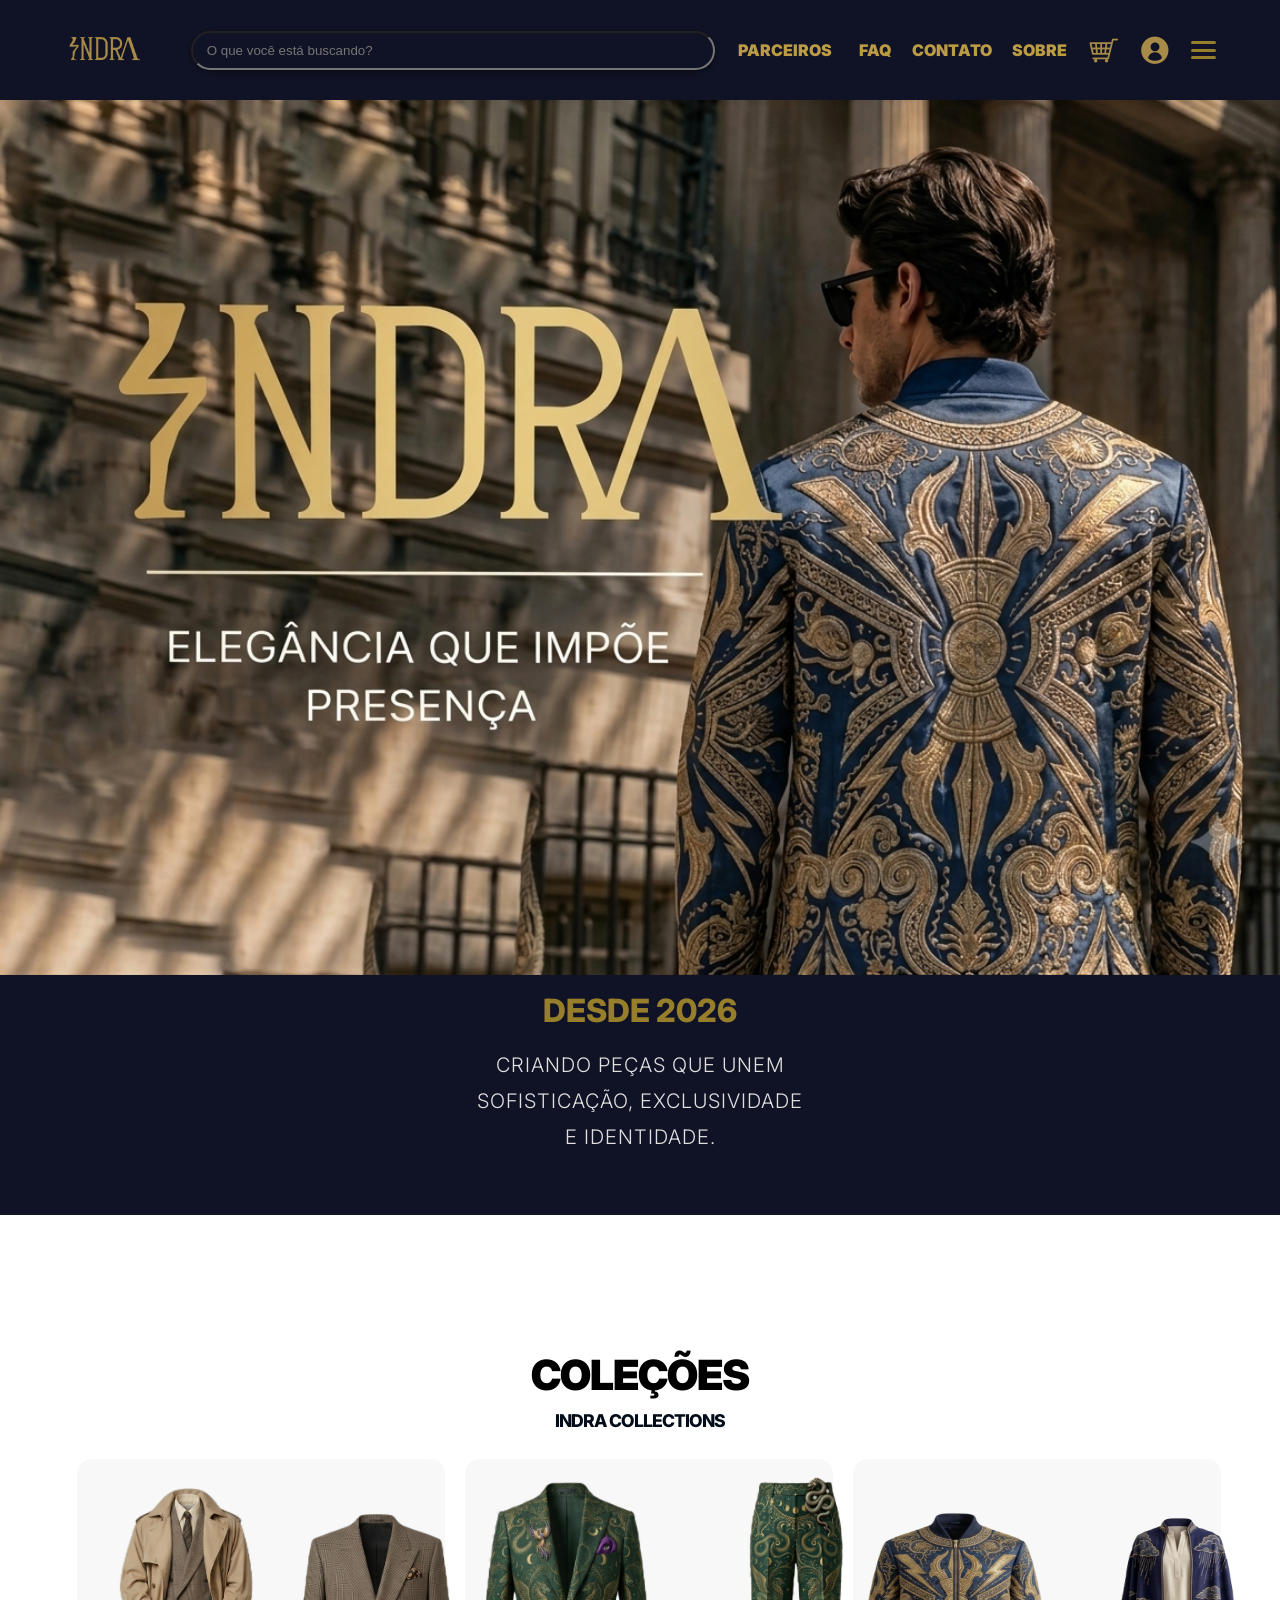
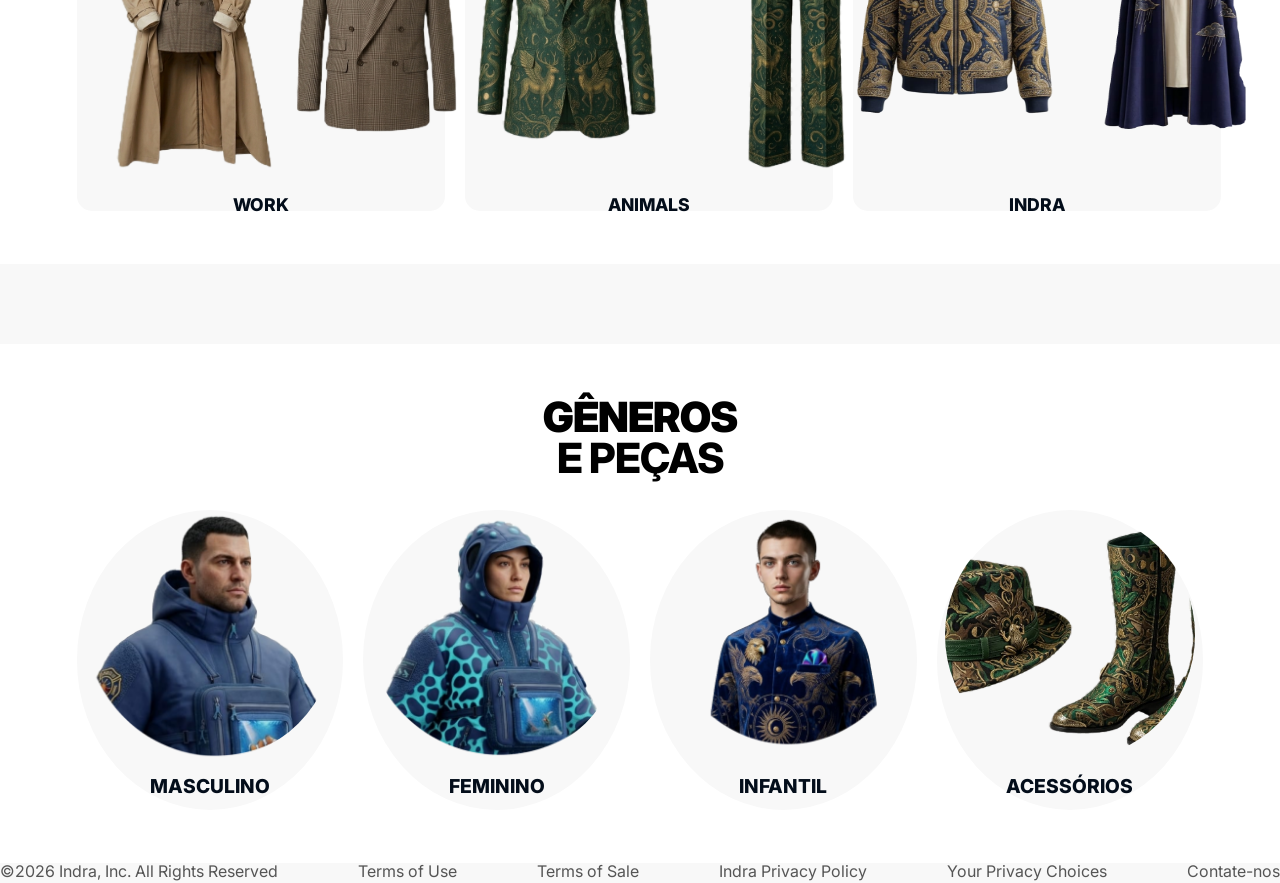
<file: index.html>
<!DOCTYPE html>
<html lang="pt-br">
<head>
    <meta charset="UTF-8">
    <meta name="viewport" content="width=device-width, initial-scale=1.0">
    <title>INDRA</title>
    <link rel="icon" type="image/png" href="imagens/indraazul.png">
    <link rel="stylesheet" href="reset.css">
    <link rel="stylesheet" href="style.css">
    <link rel="preconnect" href="https://fonts.googleapis.com">
    <link rel="preconnect" href="https://fonts.gstatic.com" crossorigin>
    <link href="https://fonts.googleapis.com/css2?family=Inter:wght@300;400;600&family=Oswald:wght@700&display=swap" rel="stylesheet">
</head>
<body>
    <header>

        <section class="headerprinci">
            <section class="logo">
                <img src="./imagens/logo.png" alt="logoo" class="logo">
            </section>

            <section class="pesquisar">
                <input type="text" placeholder=" O que você está buscando?">
            </section>
            
        
            <section class="botoes">
                <section class="sobre">
                    <a href="parceiros.html">PARCEIROS</a>
                </section>

            </section>

            <section class="botoes">
                <section class="sobre">
                    <a href="faq.html">FAQ</a>
                </section>


            <section class="botoes">
                <section class="sobre">
                    <a href="contato.html">CONTATO</a>
                </section>
            
            <section class="botoes">
                <section class = "sobre">
                <a href="sobre.html">SOBRE</a>
                </section>
            </section>


                <a href="" class="jpg">
                    <img src="./imagens/carrinho.png" alt="carrinho">
                </a>
                

                <a href="" class="jpg">
                    <img src="./imagens/perfil.png" alt="perfil">
                </a>
                 <input type="checkbox" id="menu-toggle" class="checkbox-menu">

                <label class="menuzinho" for="menu-toggle">
                 <span class="tracinho"></span>
                 <span class="tracinho"></span>
                 <span class="tracinho"></span>
                </label>

                <nav class="navigation-bar">
                 <label for="menu-toggle" class="btn-fechar">&times;</label>

                 <section class="nav-container">
                    <a href="indra.html" class="nav-em">INDRA CLASSICS </a>
                    <a href="animals.html" class="nav-em">ANIMALS</a>
                    <a href="profissoes.html" class="nav-em">WORK</a>
                 </section>
                </nav>
             </section>

        </section>

    </header>

    <main>
     <section class="indra">
            <a href="./indra.html">
            <img src="./imagens/indrabanner.png" alt=""></a>
        
        <section class="azul">
            <h2>DESDE 2026</h2>
            <p>Criando peças que unem <br>
                 sofisticação, exclusividade <br>
                  e identidade.</p>

        </section>
     </section>

             <section class="ad">
                <section class="ttc">
                <h3>Coleções</h3> <h2>INDRA COLLECTIONS</h2>
                </section>
                <section class="grade">
              <section class="item-ad">
                <picture>
                    <a href="profissoes.html">
                    <img src="imagens/Profissao.png" alt="Profissões"></a>
                    <h2>WORK</h2>
                </picture>

              </section>

             <section class="item-ad">
                <picture>
                    <a href="animals.html">
                    <img src="./imagens/Animal.png" alt="animals"></a>
                    <h2>ANIMALS</h2>
                </picture>

            </section>

             <section class="item-ad">
                <picture>
                    <a href="indra.html">
                    <img src="imagens/Indra.png" alt="teste"></a>
                    <h2>INDRA</h2>
                </picture>
             </section>
            </section>
        </section>
        <section>
        </section>
        </section>

        <section class="separador"></section>

        <section class="bolinhas-principal">
            <section class="ttc">
                <h3>GÊNEROS</h3> <h2>e peças</h2>
            </section>
            <section class="grade">
                
            <section class="bolas">
                <picture>
                    <a href="masculino.html">
                    <img src="./imagens/Homi.png" alt="Homi"></a>
                    <h3>MASCULINO</h3>
                </picture>
            </section>

            <section class="bolas">
                <picture>
                    <a href="feminino.html">
                    <img src="imagens/Muie.png" alt="Muie"></a>
                    <h3>FEMININO</h3>
                </picture>
            </section>

            <section class="bolas">
                <picture>
                    <a href="infantil.html">
                    <img src="imagens/menino.png" alt="menino"></a>
                    <h3>INFANTIL</h3>
                </picture>
            </section>

            <section class="bolas">
                <picture>
                    <a href="acessorios.html">
                    <img src="imagens/Verdinho.png" alt="Verdinho"></a>
                    <h3>ACESSÓRIOS</h3>
                </picture>
            </section>

            </section>
        </section>
        </section>


        </section>
    </main>

    <footer>
        <section class="rodape">
            <a href="">©2026 Indra, Inc. All Rights Reserved</a>
            <a href="">Terms of Use</a>
            <a href="">Terms of Sale</a>
            <a href="">Indra Privacy Policy</a>
            <a href="">Your Privacy Choices</a>
            <a href="">Contate-nos</a>
        </section>

    </footer>
</body>
</html>
</file>
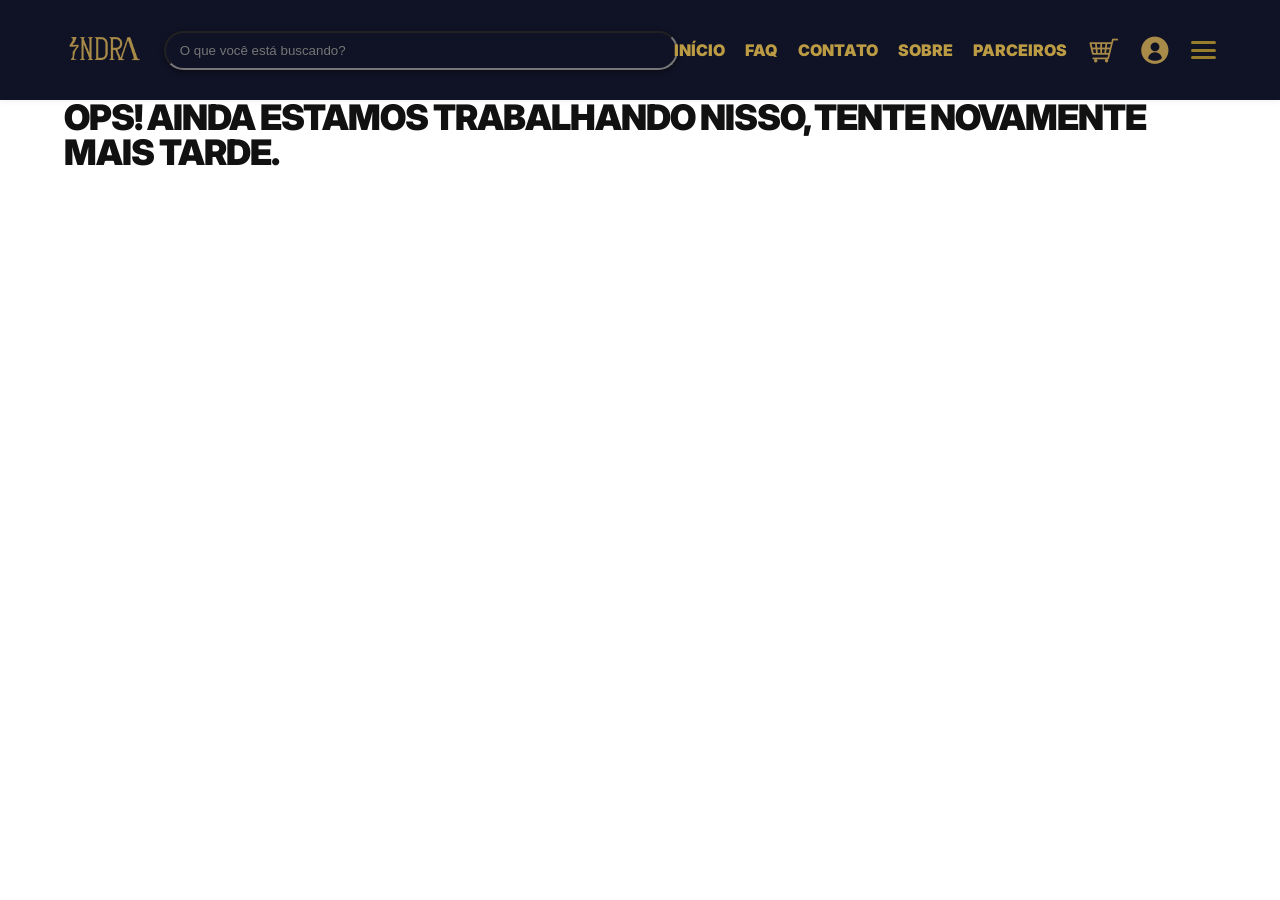
<file: acessorios.html>
<!DOCTYPE html>
<html lang="pt-br">
<head>
    <meta charset="UTF-8">
    <meta name="viewport" content="width=device-width, initial-scale=1.0">
    <title>INDRA</title>
    <link rel="stylesheet" href="reset.css">
    <link rel="stylesheet" href="style.css">
    <link rel="preconnect" href="https://fonts.googleapis.com">
    <link rel="preconnect" href="https://fonts.gstatic.com" crossorigin>
    <link href="https://fonts.googleapis.com/css2?family=Inter:wght@300;400;600&family=Oswald:wght@700&display=swap" rel="stylesheet">
</head>
<body>
    <header>

        <section class="headerprinci">
            <section class="logo">
                <img src="./imagens/logo.png" alt="logoo" class="logo">
            </section>

            <section class="pesquisar">
                <input type="text" placeholder=" O que você está buscando?">
            </section>
            
        
            <section class="botoes">

           
            <section class="botoes">
                <section class="sobre">
                    <a href="index.html">INÍCIO</a>
                </section>

                <section class="botoes">
                <section class="sobre">
                    <a href="faq.html">FAQ</a>
                </section>


            <section class="botoes">
                <section class="sobre">
                    <a href="contato.html">CONTATO</a>
                </section>
            
            <section class="botoes">
                <section class = "sobre">

                <a href="sobre.html">SOBRE</a>

            </section>

              <section class="botoes">
                <section class = "sobre">
                <a href="parceiros.html">PARCEIROS</a>
                </section>
            </section>
            
                <a href="" class="jpg">
                    <img src="./imagens/carrinho.png" alt="carrinho">
                </a>
                

                <a href="" class="jpg">
                    <img src="./imagens/perfil.png" alt="perfil">
                </a>
                 <input type="checkbox" id="menu-toggle" class="checkbox-menu">

                <label class="menuzinho" for="menu-toggle">
                 <span class="tracinho"></span>
                 <span class="tracinho"></span>
                 <span class="tracinho"></span>
                </label>

                <nav class="navigation-bar">
                 <label for="menu-toggle" class="btn-fechar">&times;</label>

                 <section class="nav-container">
                    <a href="indra.html" class="nav-em">INDRA CLASSICS </a>
                    <a href="animals.html" class="nav-em">ANIMALS</a>
                    <a href="profissoes.html" class="nav-em">WORK</a>
                 </section>
                </nav>
             </section>

        </section>

    </header>
        
    <main>
        <section class="secao">
            <h1>Ops! Ainda estamos Trabalhando nisso, tente novamente mais tarde.</h1>

        </section>
        
    </main>
    </footer>
</body>
</html>
</file>
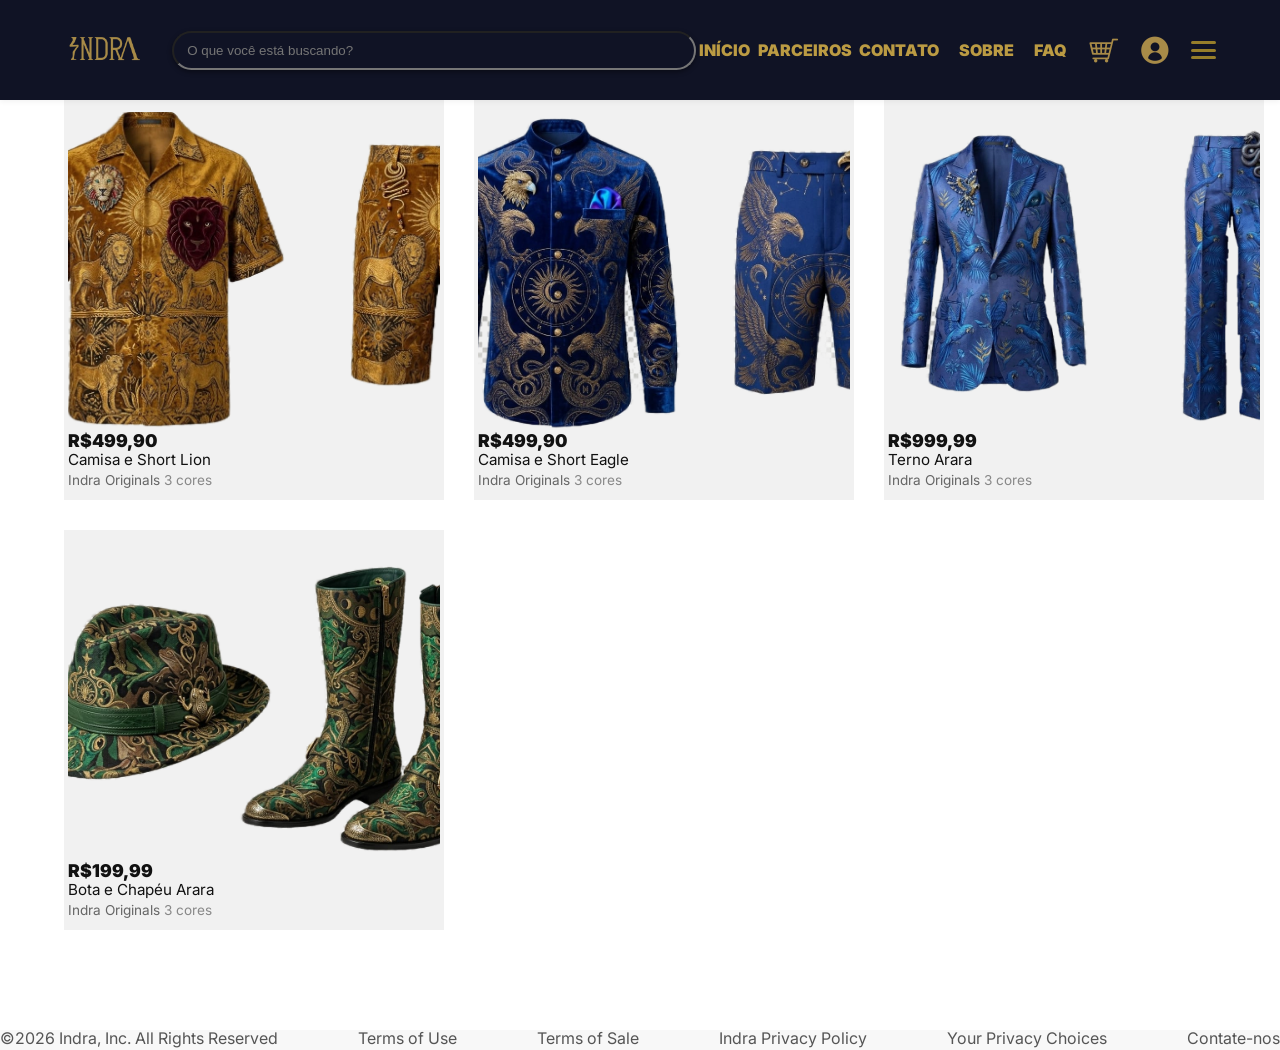
<file: animals.html>
<!DOCTYPE html>
<html lang="pt-br">
<head>
    <meta charset="UTF-8">
    <meta name="viewport" content="width=device-width, initial-scale=1.0">
    <title>ANIMALS collection - INDRA</title>
    <link rel="icon" type="image/png" href="imagens/indraazul.png">
    <link rel="stylesheet" href="reset.css">
    <link rel="stylesheet" href="style.css">
    <link rel="preconnect" href="https://fonts.googleapis.com">
    <link rel="preconnect" href="https://fonts.gstatic.com" crossorigin>
    <link href="https://fonts.googleapis.com/css2?family=Inter:wght@300;400;600&family=Oswald:wght@700&display=swap" rel="stylesheet">
</head>
<body>
    
    <header>

        <section class="headerprinci">
            <section class="logo">
                <img src="./imagens/logo.png" alt="logoo" class="logo">
            </section>

            <section class="pesquisar">
                <input type="text" placeholder=" O que você está buscando?">
            </section>
            
        
             <section class="botoes">
                <section class="sobre">
                    <a href="index.html">INÍCIO</a>
                </section>

            </section>
            <section class="botoes">
                <section class="sobre">
                    <a href="parceiros.html">PARCEIROS</a>
                </section>

            </section>

            <section class="botoes">
                <section class="sobre">
                    <a href="contato.html">CONTATO</a>
                </section>
            
            <section class="botoes">
                <section class = "sobre">

                <a href="sobre.html">SOBRE</a>

            </section>

            <section class="botoes">
                <section class="sobre">
                    <a href="faq.html">FAQ</a>
                </section>

                <a href="" class="jpg">
                    <img src="./imagens/carrinho.png" alt="carrinho">
                </a>
                

                <a href="" class="jpg">
                    <img src="./imagens/perfil.png" alt="perfil">
                </a>
                 <input type="checkbox" id="menu-toggle" class="checkbox-menu">

                <label class="menuzinho" for="menu-toggle">
                 <span class="tracinho"></span>
                 <span class="tracinho"></span>
                 <span class="tracinho"></span>
                </label>

                <nav class="navigation-bar">
                 <label for="menu-toggle" class="btn-fechar">&times;</label>

                 <section class="nav-container">
                    <a href="indra.html" class="nav-em">INDRA CLASSICS </a>
                    <a href="profissoes.html" class="nav-em">WORK</a>
                 </section>
                </nav>
             </section>

        </section>

    </header>


    <main>
        <section class="vender">
            <section class="compra">
                <section class="image-compra">
                    <a href=""><img src="./imagens/Amarelinho.png" alt="Amarelinho"></a>
                </section>
                <section class="info-compra"> 
                    <span class="valor">R$499,90</span>
                    <h3 class="desc1">Camisa e Short Lion</h3>
                    <span class="desc2">Indra Originals</span>
                    <span class="cores-tam">3 cores</span>
                </section>
            </section>
            <section class="compra">
                <section class="image-compra">
                    <a href=""><img src="./imagens/Roxinho.png" alt="astro"></a>
                </section>
                <section class="info-compra"> 
                    <span class="valor">R$499,90</span>
                    <h3 class="desc1">Camisa e Short Eagle</h3>
                    <span class="desc2">Indra Originals</span>
                    <span class="cores-tam">3 cores</span>
                </section>
            </section>
            <section class="compra">
                <section class="image-compra">
                    <a href=""><img src="./imagens/Azulzinho.png" alt="astro"></a>
                </section>
                <section class="info-compra"> 
                    <span class="valor">R$999,99</span>
                    <h3 class="desc1">Terno Arara</h3>
                    <span class="desc2">Indra Originals</span>
                    <span class="cores-tam">3 cores</span>
                </section>
            </section>
            <section class="compra">
                <section class="image-compra">
                    <a href=""><img src="./imagens/Verdinho.png" alt="astro"></a>
                </section>
                <section class="info-compra"> 
                    <span class="valor">R$199,99</span>
                    <h3 class="desc1"> Bota e Chapéu Arara</h3>
                    <span class="desc2">Indra Originals</span>
                    <span class="cores-tam">3 cores</span>
                </section>
            </section>
           
        </section>

    
    </main>


    <footer>
        <section class="rodape">
            <a href="">©2026 Indra, Inc. All Rights Reserved</a>
            <a href="">Terms of Use</a>
            <a href="">Terms of Sale</a>
            <a href="">Indra Privacy Policy</a>
            <a href="">Your Privacy Choices</a>
            <a href="">Contate-nos</a>
        </section>

    </footer>

</body>
</html>
</file>
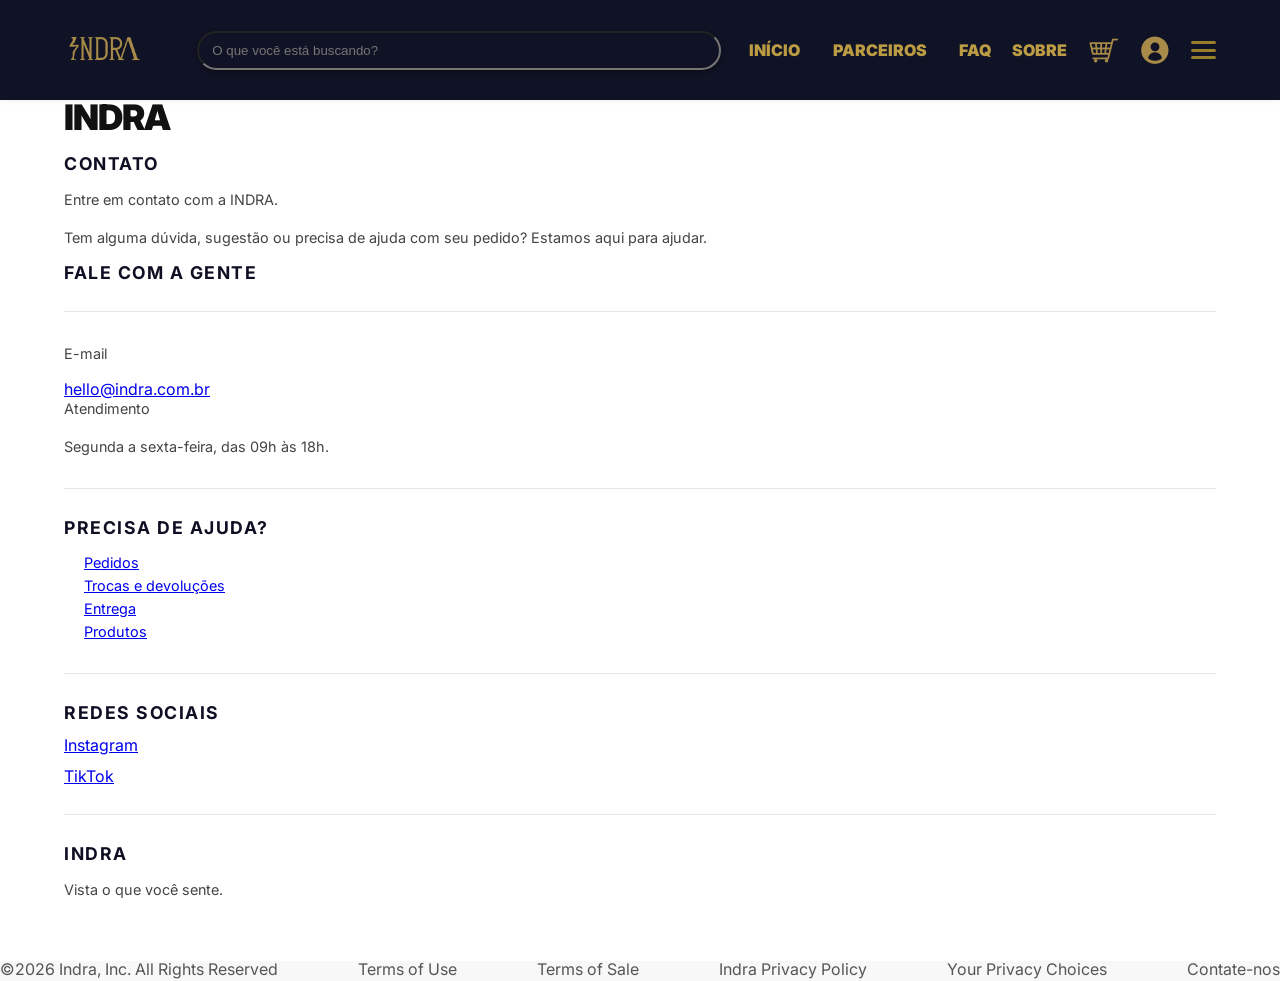
<file: contato.html>
<!DOCTYPE html>
<html lang="pt-br">
<head>
    <meta charset="UTF-8">
    <meta name="viewport" content="width=device-width, initial-scale=1.0">
    <title>CONTATO - INDRA</title>
    
     <link rel="icon" type="image/png" href="imagens/indraazul.png">

    <link rel="stylesheet" href="reset.css">
    <link rel="stylesheet" href="style.css">
    <link rel="preconnect" href="https://fonts.googleapis.com">
    <link rel="preconnect" href="https://fonts.gstatic.com" crossorigin>
    <link href="https://fonts.googleapis.com/css2?family=Inter:wght@300;400;600&family=Oswald:wght@700&display=swap" rel="stylesheet">
</head>
<body>
    <header>

        <section class="headerprinci">
            <section class="logo">
                <img src="./imagens/logo.png" alt="logoo" class="logo">
            </section>

            <section class="pesquisar">
                <input type="text" placeholder=" O que você está buscando?">
            </section>
            
         <section class="botoes">
                <section class="sobre">
                    <a href="index.html">INÍCIO</a>
                </section>

            </section>
            <section class="botoes">
                <section class="sobre">
                    <a href="parceiros.html">PARCEIROS</a>
                </section>

            </section>

            <section class="botoes">
                <section class="sobre">
                    <a href="faq.html">FAQ</a>
                </section>
            
            <section class="botoes">
                <section class = "sobre">

                <a href="sobre.html">SOBRE</a>

            </section>

                <a href="" class="jpg">
                    <img src="./imagens/carrinho.png" alt="carrinho">
                </a>
                

                <a href="" class="jpg">
                    <img src="./imagens/perfil.png" alt="perfil">
                </a>
                 <input type="checkbox" id="menu-toggle" class="checkbox-menu">

                <label class="menuzinho" for="menu-toggle">
                 <span class="tracinho"></span>
                 <span class="tracinho"></span>
                 <span class="tracinho"></span>
                </label>

                <nav class="navigation-bar">
                 <label for="menu-toggle" class="btn-fechar">&times;</label>

                 <section class="nav-container">
                    <a href="indra.html" class="nav-em">INDRA CLASSICS </a>
                    <a href="animals.html" class="nav-em">ANIMALS</a>
                    <a href="profissoes.html" class="nav-em">WORK</a>
                 </section>
                </nav>
             </section>

        </section>

    </header>

    <main>
<section class="secao">
<h1>INDRA</h1>

<section>
    <h2>Contato</h2>

    <p>Entre em contato com a INDRA.</p>

    <p>Tem alguma dúvida, sugestão ou precisa de ajuda com seu pedido? Estamos aqui para ajudar.</p>
</section>

<section>
    <h2>Fale com a gente</h2>
    <hr>

    <p>E-mail</p>
    <a href="hello@indra.com.br">hello@indra.com.br</a>

    <p>Atendimento</p>
    <p>Segunda a sexta-feira, das 09h às 18h.</p>
</section>

<section>
    <hr>
    <h2>Precisa de ajuda?</h2>

    <ul>
        <li><a href="#">Pedidos</a></li>
        <li><a href="#">Trocas e devoluções</a></li>
        <li><a href="#">Entrega</a></li>
        <li><a href="#">Produtos</a></li>
    </ul>
</section>

<section>
    <hr>
    <h2>Redes sociais</h2>

    <a href="#">Instagram</a>
    <p></p>
    <a href="#">TikTok</a>
</section>

<section>
    <hr>
    <h2>INDRA</h2>
    <p>Vista o que você sente.</p>
</section>
</section>

    
    </main>


    <footer>
        <section class="rodape">
            <a href="">©2026 Indra, Inc. All Rights Reserved</a>
            <a href="">Terms of Use</a>
            <a href="">Terms of Sale</a>
            <a href="">Indra Privacy Policy</a>
            <a href="">Your Privacy Choices</a>
            <a href="">Contate-nos</a>
        </section>

    </footer>

</body>
</html>
</file>
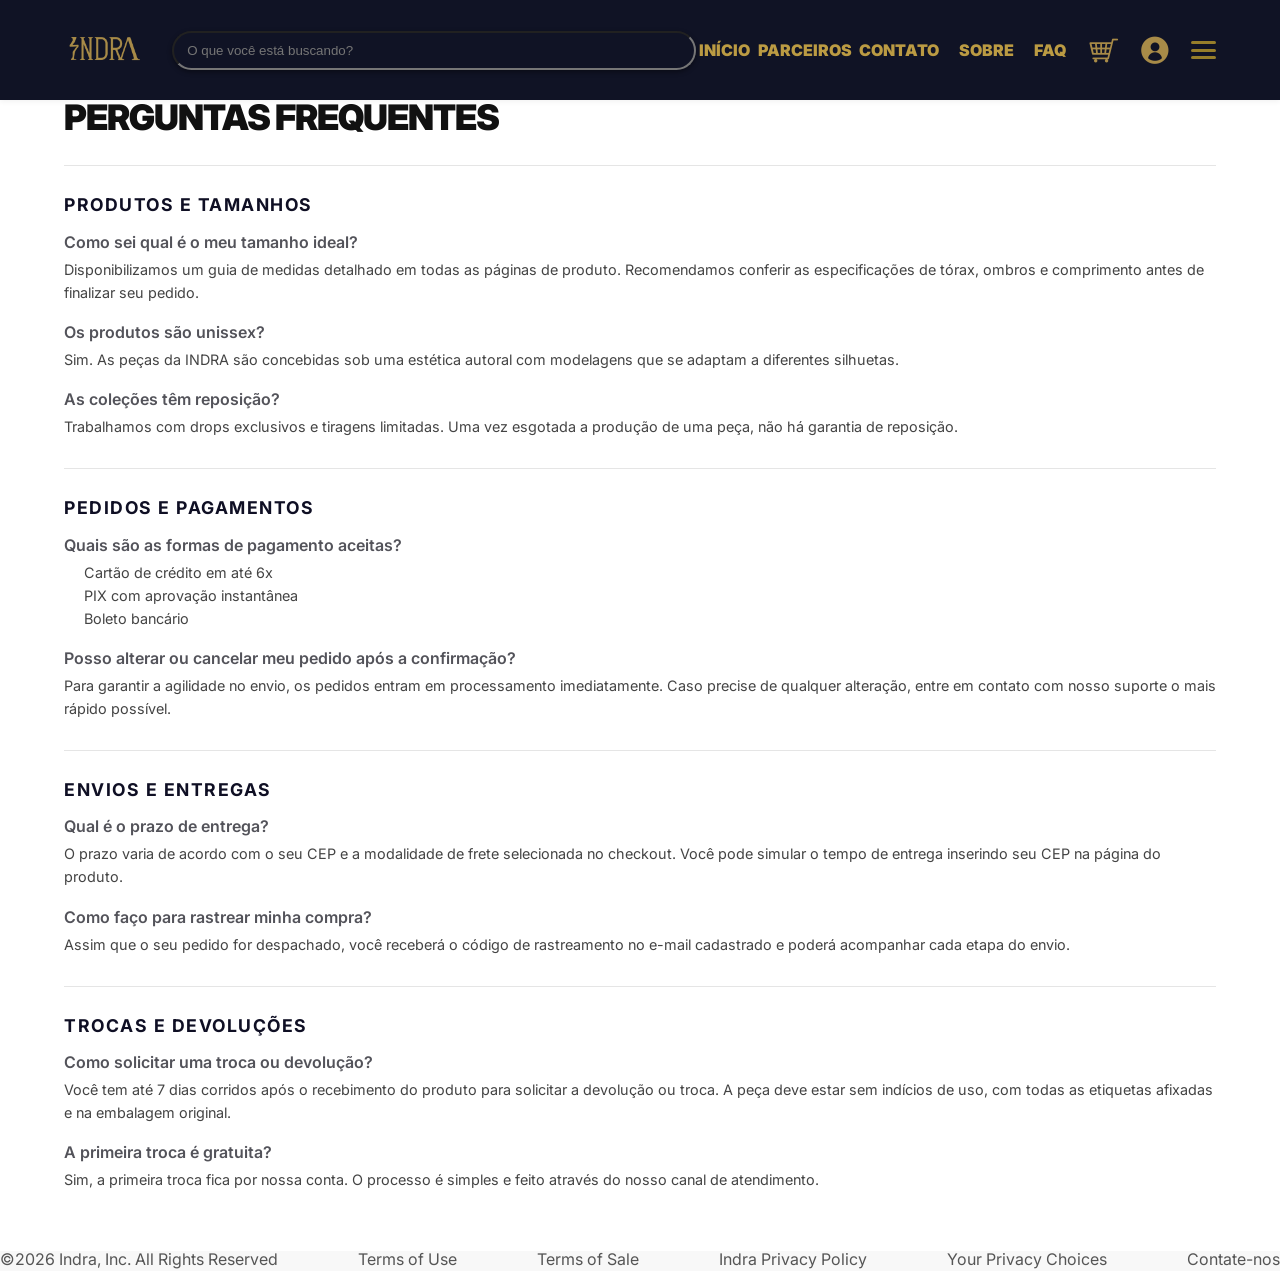
<file: faq.html>
<!DOCTYPE html>
<html lang="pt-br">
<head>
    <meta charset="UTF-8">
    <meta name="viewport" content="width=device-width, initial-scale=1.0">
    <title>FAQ - INDRA</title>
    <link rel="icon" type="image/png" href="imagens/indraazul.png">
    <link rel="stylesheet" href="reset.css">
    <link rel="stylesheet" href="style.css">
    <link rel="preconnect" href="https://fonts.googleapis.com">
    <link rel="preconnect" href="https://fonts.gstatic.com" crossorigin>
    <link href="https://fonts.googleapis.com/css2?family=Inter:wght@300;400;600&family=Oswald:wght@700&display=swap" rel="stylesheet">
</head>
<body>
    <header>

        <section class="headerprinci">
            <section class="logo">
                <img src="./imagens/logo.png" alt="logoo" class="logo">
            </section>

            <section class="pesquisar">
                <input type="text" placeholder=" O que você está buscando?">
            </section>
            
        
             <section class="botoes">
                <section class="sobre">
                    <a href="index.html">INÍCIO</a>
                </section>

            </section>
            <section class="botoes">
                <section class="sobre">
                    <a href="parceiros.html">PARCEIROS</a>
                </section>

            </section>

            <section class="botoes">
                <section class="sobre">
                    <a href="contato.html">CONTATO</a>
                </section>
            
            <section class="botoes">
                <section class = "sobre">

                <a href="sobre.html">SOBRE</a>

            </section>

            <section class="botoes">
                <section class="sobre">
                    <a href="faq.html">FAQ</a>
                </section>

                <a href="" class="jpg">
                    <img src="./imagens/carrinho.png" alt="carrinho">
                </a>
                

                <a href="" class="jpg">
                    <img src="./imagens/perfil.png" alt="perfil">
                </a>
                 <input type="checkbox" id="menu-toggle" class="checkbox-menu">

                <label class="menuzinho" for="menu-toggle">
                 <span class="tracinho"></span>
                 <span class="tracinho"></span>
                 <span class="tracinho"></span>
                </label>

                <nav class="navigation-bar">
                 <label for="menu-toggle" class="btn-fechar">&times;</label>

                 <section class="nav-container">
                    <a href="indra.html" class="nav-em">INDRA CLASSICS </a>
                    <a href="animals.html" class="nav-em">ANIMALS</a>
                    <a href="profissoes.html" class="nav-em">WORK</a>
                 </section>
                </nav>
             </section>

        </section>

    </header>

    <main>
        <section class="secao">

    <h1>Perguntas Frequentes</h1>

    <hr>

    <section>
        <h2>Produtos e Tamanhos</h2>

        <h3>Como sei qual é o meu tamanho ideal?</h3>
        <p>Disponibilizamos um guia de medidas detalhado em todas as páginas de produto. Recomendamos conferir as especificações de tórax, ombros e comprimento antes de finalizar seu pedido.</p>

        <h3>Os produtos são unissex?</h3>
        <p>Sim. As peças da INDRA são concebidas sob uma estética autoral com modelagens que se adaptam a diferentes silhuetas.</p>

        <h3>As coleções têm reposição?</h3>
        <p>Trabalhamos com drops exclusivos e tiragens limitadas. Uma vez esgotada a produção de uma peça, não há garantia de reposição.</p>
    </section>

    <hr>

    <section>
        <h2>Pedidos e Pagamentos</h2>

        <h3>Quais são as formas de pagamento aceitas?</h3>
        <ul>
            <li>Cartão de crédito em até 6x</li>
            <li>PIX com aprovação instantânea</li>
            <li>Boleto bancário</li>
        </ul>

        <h3>Posso alterar ou cancelar meu pedido após a confirmação?</h3>
        <p>Para garantir a agilidade no envio, os pedidos entram em processamento imediatamente. Caso precise de qualquer alteração, entre em contato com nosso suporte o mais rápido possível.</p>
    </section>

    <hr>

    <section>
        <h2>Envios e Entregas</h2>

        <h3>Qual é o prazo de entrega?</h3>
        <p>O prazo varia de acordo com o seu CEP e a modalidade de frete selecionada no checkout. Você pode simular o tempo de entrega inserindo seu CEP na página do produto.</p>

        <h3>Como faço para rastrear minha compra?</h3>
        <p>Assim que o seu pedido for despachado, você receberá o código de rastreamento no e-mail cadastrado e poderá acompanhar cada etapa do envio.</p>
    </section>

    <hr>

    <section>
        <h2>Trocas e Devoluções</h2>

        <h3>Como solicitar uma troca ou devolução?</h3>
        <p>Você tem até 7 dias corridos após o recebimento do produto para solicitar a devolução ou troca. A peça deve estar sem indícios de uso, com todas as etiquetas afixadas e na embalagem original.</p>

        <h3>A primeira troca é gratuita?</h3>
        <p>Sim, a primeira troca fica por nossa conta. O processo é simples e feito através do nosso canal de atendimento.</p>
    </section>

 </section>

    </main>
    <footer>
        <section class="rodape">
            <a href="">©2026 Indra, Inc. All Rights Reserved</a>
            <a href="">Terms of Use</a>
            <a href="">Terms of Sale</a>
            <a href="">Indra Privacy Policy</a>
            <a href="">Your Privacy Choices</a>
            <a href="">Contate-nos</a>
        </section>

    </footer>

</body>
</html>
</file>
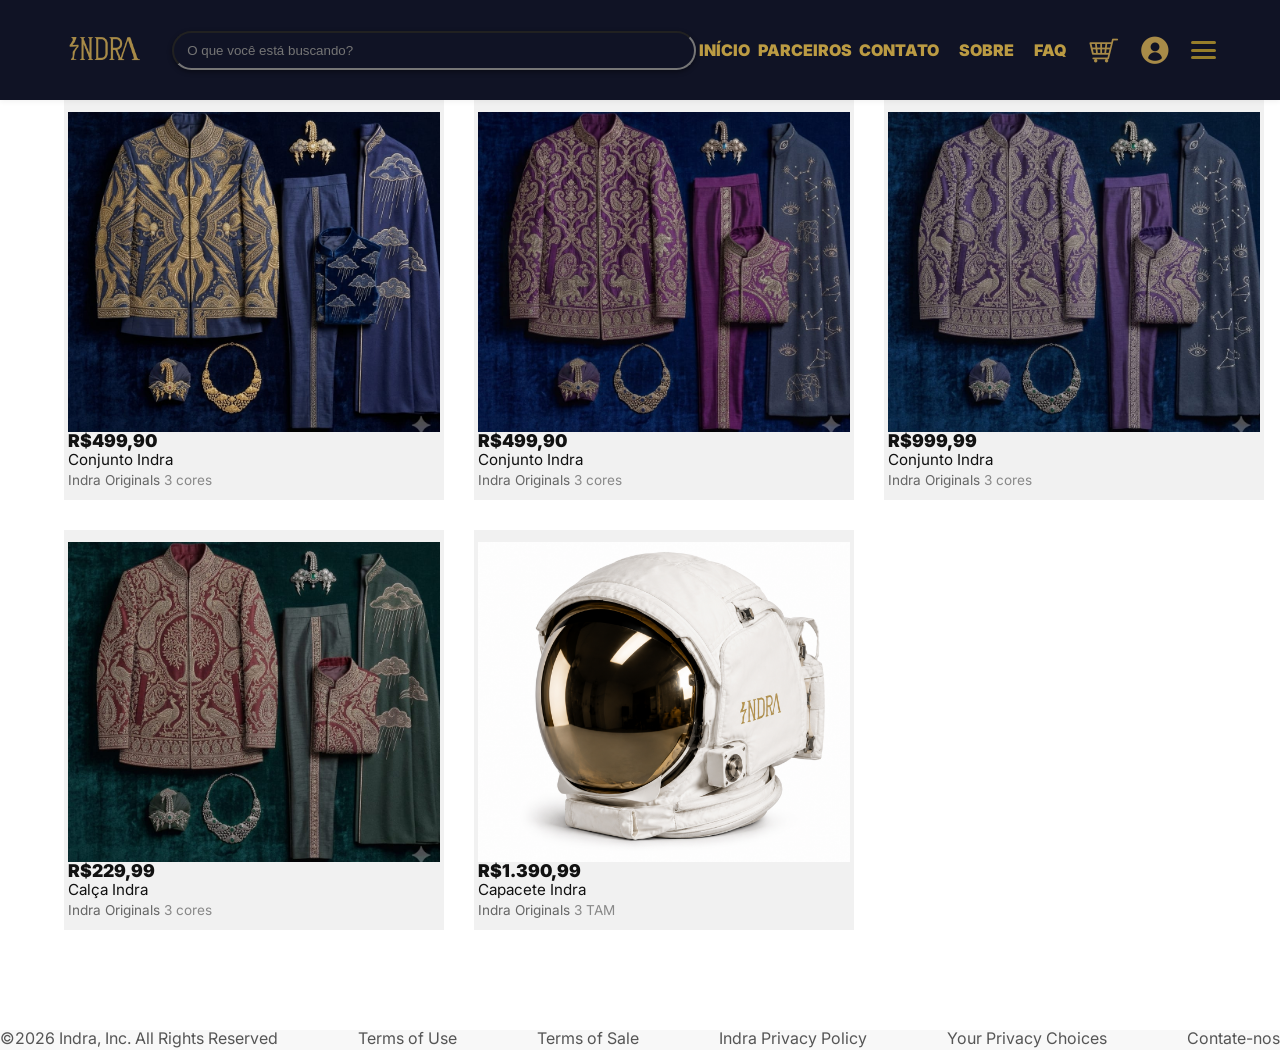
<file: indra.html>
<!DOCTYPE html>
<html lang="pt-br">
<head>
    <meta charset="UTF-8">
    <meta name="viewport" content="width=device-width, initial-scale=1.0">
    <title>INDRA classics - INDRA</title>
    <link rel="icon" type="image/png" href="imagens/indraazul.png">
    <link rel="stylesheet" href="reset.css">
    <link rel="stylesheet" href="style.css">
    <link rel="preconnect" href="https://fonts.googleapis.com">
    <link rel="preconnect" href="https://fonts.gstatic.com" crossorigin>
    <link href="https://fonts.googleapis.com/css2?family=Inter:wght@300;400;600&family=Oswald:wght@700&display=swap" rel="stylesheet">
</head>
<body>
    
    <header>

        <section class="headerprinci">
            <section class="logo">
                <img src="./imagens/logo.png" alt="logoo" class="logo">
            </section>

            <section class="pesquisar">
                <input type="text" placeholder=" O que você está buscando?">
            </section>
            
        
             <section class="botoes">
                <section class="sobre">
                    <a href="index.html">INÍCIO</a>
                </section>

            </section>
            <section class="botoes">
                <section class="sobre">
                    <a href="parceiros.html">PARCEIROS</a>
                </section>

            </section>

            <section class="botoes">
                <section class="sobre">
                    <a href="contato.html">CONTATO</a>
                </section>
            
            <section class="botoes">
                <section class = "sobre">

                <a href="sobre.html">SOBRE</a>

            </section>

            <section class="botoes">
                <section class="sobre">
                    <a href="faq.html">FAQ</a>
                </section>

                <a href="" class="jpg">
                    <img src="./imagens/carrinho.png" alt="carrinho">
                </a>
                

                <a href="" class="jpg">
                    <img src="./imagens/perfil.png" alt="perfil">
                </a>
                 <input type="checkbox" id="menu-toggle" class="checkbox-menu">

                <label class="menuzinho" for="menu-toggle">
                 <span class="tracinho"></span>
                 <span class="tracinho"></span>
                 <span class="tracinho"></span>
                </label>

                <nav class="navigation-bar">
                 <label for="menu-toggle" class="btn-fechar">&times;</label>

                 <section class="nav-container">
                    <a href="animals.html" class="nav-em">ANIMALS</a>
                    <a href="profissoes.html" class="nav-em">WORK</a>
                 </section>
                </nav>
             </section>

        </section>

    </header>


    <main>
        <section class="vender">
            <section class="compra">
                <section class="image-compra">
                    <a href=""><img src="imagens/conjuntoazul.jpg" alt="Amarelinho"></a>
                </section>
                <section class="info-compra"> 
                    <span class="valor">R$499,90</span>
                    <h3 class="desc1">Conjunto Indra </h3>
                    <span class="desc2">Indra Originals</span>
                    <span class="cores-tam">3 cores</span>
                </section>
            </section>
            <section class="compra">
                <section class="image-compra">
                    <a href=""><img src="imagens/conjuntorosa.jpg" alt=""></a>
                </section>
                <section class="info-compra"> 
                    <span class="valor">R$499,90</span>
                    <h3 class="desc1">Conjunto Indra </h3>
                    <span class="desc2">Indra Originals</span>
                    <span class="cores-tam">3 cores</span>
                </section>
            </section>
            <section class="compra">
                <section class="image-compra">
                    <a href=""><img src="imagens/conjuntoroxo.jpg" alt="astro"></a>
                </section>
                <section class="info-compra"> 
                    <span class="valor">R$999,99</span>
                    <h3 class="desc1">Conjunto Indra </h3>
                    <span class="desc2">Indra Originals</span>
                    <span class="cores-tam">3 cores</span>
                </section>
            </section>
            <section class="compra">
                <section class="image-compra">
                    <a href=""><img src="imagens/conjuntoverde.jpg" alt="astro"></a>
                </section>
                <section class="info-compra"> 
                    <span class="valor">R$229,99</span>
                    <h3 class="desc1"> Calça Indra</h3>
                    <span class="desc2">Indra Originals</span>
                    <span class="cores-tam">3 cores</span>
                </section>
            </section>
            <section class="compra">
                <section class="image-compra">
                    <a href=""><img src="imagens/astro.png" alt="astro"></a>
                </section>
                <section class="info-compra"> 
                    <span class="valor">R$1.390,99</span>
                    <h3 class="desc1"> Capacete Indra</h3>
                    <span class="desc2">Indra Originals</span>
                    <span class="cores-tam">3 TAM</span>
                </section>
            </section>
            
        </section>

    
    </main>


    <footer>
        <section class="rodape">
            <a href="">©2026 Indra, Inc. All Rights Reserved</a>
            <a href="">Terms of Use</a>
            <a href="">Terms of Sale</a>
            <a href="">Indra Privacy Policy</a>
            <a href="">Your Privacy Choices</a>
            <a href="">Contate-nos</a>
        </section>

    </footer>

</body>
</html>
</file>
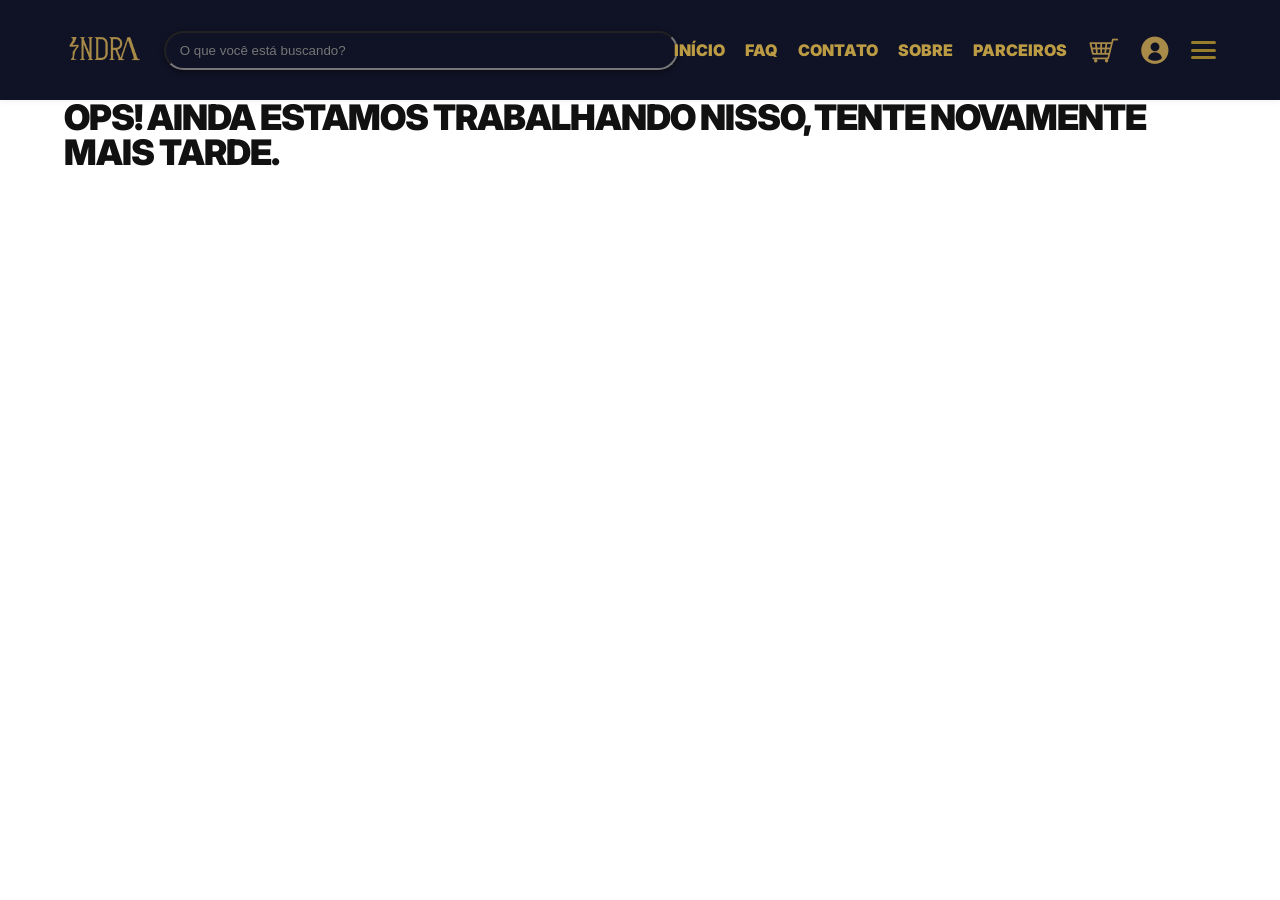
<file: masculino.html>
<!DOCTYPE html>
<html lang="pt-br">
<head>
    <meta charset="UTF-8">
    <meta name="viewport" content="width=device-width, initial-scale=1.0">
    <title>INDRA</title>
     <link rel="icon" type="image/png" href="imagens/indraazul.png">
    <link rel="stylesheet" href="reset.css">
    <link rel="stylesheet" href="style.css">
    <link rel="preconnect" href="https://fonts.googleapis.com">
    <link rel="preconnect" href="https://fonts.gstatic.com" crossorigin>
    <link href="https://fonts.googleapis.com/css2?family=Inter:wght@300;400;600&family=Oswald:wght@700&display=swap" rel="stylesheet">
</head>
<body>
    <header>

        <section class="headerprinci">
            <section class="logo">
                <img src="./imagens/logo.png" alt="logoo" class="logo">
            </section>

            <section class="pesquisar">
                <input type="text" placeholder=" O que você está buscando?">
            </section>
            
        
            <section class="botoes">

           
            <section class="botoes">
                <section class="sobre">
                    <a href="index.html">INÍCIO</a>
                </section>

                <section class="botoes">
                <section class="sobre">
                    <a href="faq.html">FAQ</a>
                </section>


            <section class="botoes">
                <section class="sobre">
                    <a href="contato.html">CONTATO</a>
                </section>
            
            <section class="botoes">
                <section class = "sobre">

                <a href="sobre.html">SOBRE</a>

            </section>

              <section class="botoes">
                <section class = "sobre">
                <a href="parceiros.html">PARCEIROS</a>
                </section>
            </section>

                <a href="" class="jpg">
                    <img src="./imagens/carrinho.png" alt="carrinho">
                </a>
                

                <a href="" class="jpg">
                    <img src="./imagens/perfil.png" alt="perfil">
                </a>
                 <input type="checkbox" id="menu-toggle" class="checkbox-menu">

                <label class="menuzinho" for="menu-toggle">
                 <span class="tracinho"></span>
                 <span class="tracinho"></span>
                 <span class="tracinho"></span>
                </label>

                <nav class="navigation-bar">
                 <label for="menu-toggle" class="btn-fechar">&times;</label>

                 <section class="nav-container">
                    <a href="indra.html" class="nav-em">INDRA CLASSICS </a>
                    <a href="animals.html" class="nav-em">ANIMALS</a>
                    <a href="profissoes.html" class="nav-em">WORK</a>
                 </section>
                </nav>
             </section>

        </section>

    </header>
        
    <main>
        <section class="secao">
            <h1>Ops! Ainda estamos Trabalhando nisso, tente novamente mais tarde.</h1>

        </section>
        
    </main>
    </footer>
</body>
</html>
</file>
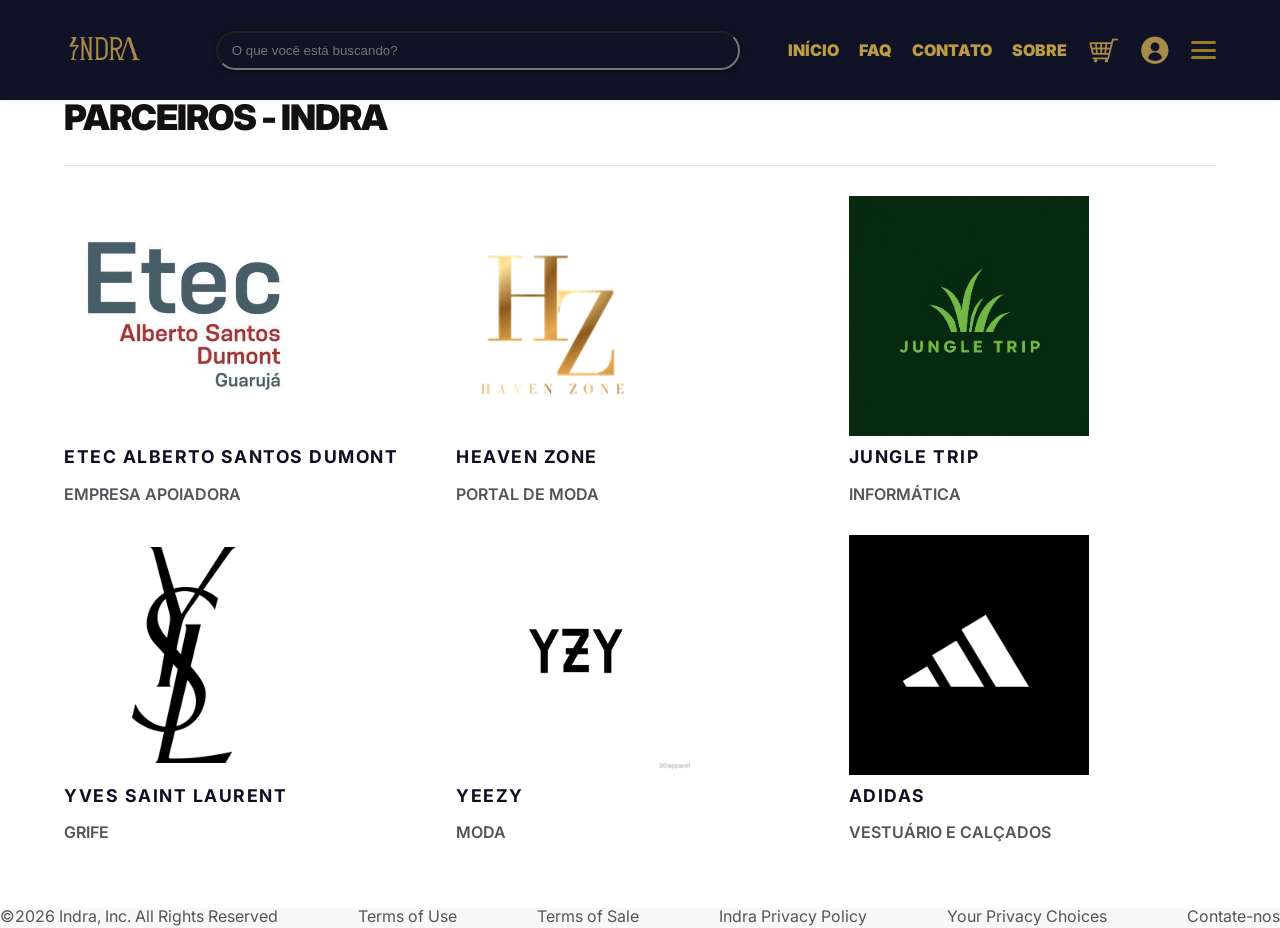
<file: parceiros.html>
<!DOCTYPE html>
<html lang="pt-br">
<head>
    <meta charset="UTF-8">
    <meta name="viewport" content="width=device-width, initial-scale=1.0">
    <title>PARCEIROS - INDRA</title>
    <link rel="icon" type="image/png" href="imagens/indraazul.png">
    <link rel="stylesheet" href="reset.css">
    <link rel="stylesheet" href="style.css">
    <link rel="preconnect" href="https://fonts.googleapis.com">
    <link rel="preconnect" href="https://fonts.gstatic.com" crossorigin>
    <link href="https://fonts.googleapis.com/css2?family=Inter:wght@300;400;600&family=Oswald:wght@700&display=swap" rel="stylesheet">
</head>
<body>
    <header>

        <section class="headerprinci">
            <section class="logo">
                <img src="./imagens/logo.png" alt="logoo" class="logo">
            </section>

            <section class="pesquisar">
                <input type="text" placeholder=" O que você está buscando?">
            </section>
            
        
            <section class="botoes">

           
            <section class="botoes">
                <section class="sobre">
                    <a href="index.html">INÍCIO</a>
                </section>

                <section class="botoes">
                <section class="sobre">
                    <a href="faq.html">FAQ</a>
                </section>


            <section class="botoes">
                <section class="sobre">
                    <a href="contato.html">CONTATO</a>
                </section>
            
            <section class="botoes">
                <section class = "sobre">

                <a href="sobre.html">SOBRE</a>

            </section>
                <a href="" class="jpg">
                    <img src="./imagens/carrinho.png" alt="carrinho">
                </a>
                

                <a href="" class="jpg">
                    <img src="./imagens/perfil.png" alt="perfil">
                </a>
                 <input type="checkbox" id="menu-toggle" class="checkbox-menu">

                <label class="menuzinho" for="menu-toggle">
                 <span class="tracinho"></span>
                 <span class="tracinho"></span>
                 <span class="tracinho"></span>
                </label>

                <nav class="navigation-bar">
                 <label for="menu-toggle" class="btn-fechar">&times;</label>

                 <section class="nav-container">
                    <a href="indra.html" class="nav-em">INDRA CLASSICS </a>
                    <a href="animals.html" class="nav-em">ANIMALS</a>
                    <a href="profissoes.html" class="nav-em">WORK</a>
                 </section>
                </nav>
             </section>

        </section>

    </header>

    <main>
        <section class="secao">
            <h1>PARCEIROS - INDRA</h2>
            <hr>
            <section class="parca-container">
            <section class="amigos">
                <img src="imagens/ASD.jfif" alt="asd">
                <h2>ETEC ALBERTO SANTOS DUMONT</h2>
                <h3>EMPRESA APOIADORA</h3>


            </section>
            <section class="amigos">
                <img src="imagens/logo_HZ.png" alt="heavnzone">
                <h2>HEAVEN ZONE</h2>
                <h3>PORTAL DE MODA</h3>


            </section>
            <section class="amigos">
                <img src="imagens/C4C67715-2395-4026-A98B-F4BB51A91484.png" alt="jungle">
                <h2>JUNGLE TRIP</h2>
                <h3>INFORMÁTICA</h3>


            </section>

             <section class="amigos">
                <img src="imagens/YSL.png" alt="YSL">
                <h2>YVES SAINT LAURENT</h2>
                <h3>GRIFE</h3>


            </section>
             <section class="amigos">
                <img src="imagens/YZY.jpg" alt="YZY">
                <h2>YEEZY</h2>
                <h3>MODA</h3>


            </section>
             <section class="amigos">
                <img src="imagens/ADIDAS.jpg" alt="ADDS">
                <h2>ADIDAS</h2>
                <h3>VESTUÁRIO E CALÇADOS</h3>


            </section>
         </section>

        </section>

    
    </main>


    <footer>
        <section class="rodape">
            <a href="">©2026 Indra, Inc. All Rights Reserved</a>
            <a href="">Terms of Use</a>
            <a href="">Terms of Sale</a>
            <a href="">Indra Privacy Policy</a>
            <a href="">Your Privacy Choices</a>
            <a href="">Contate-nos</a>
        </section>

    </footer>

</body>
</h/tml>
</file>
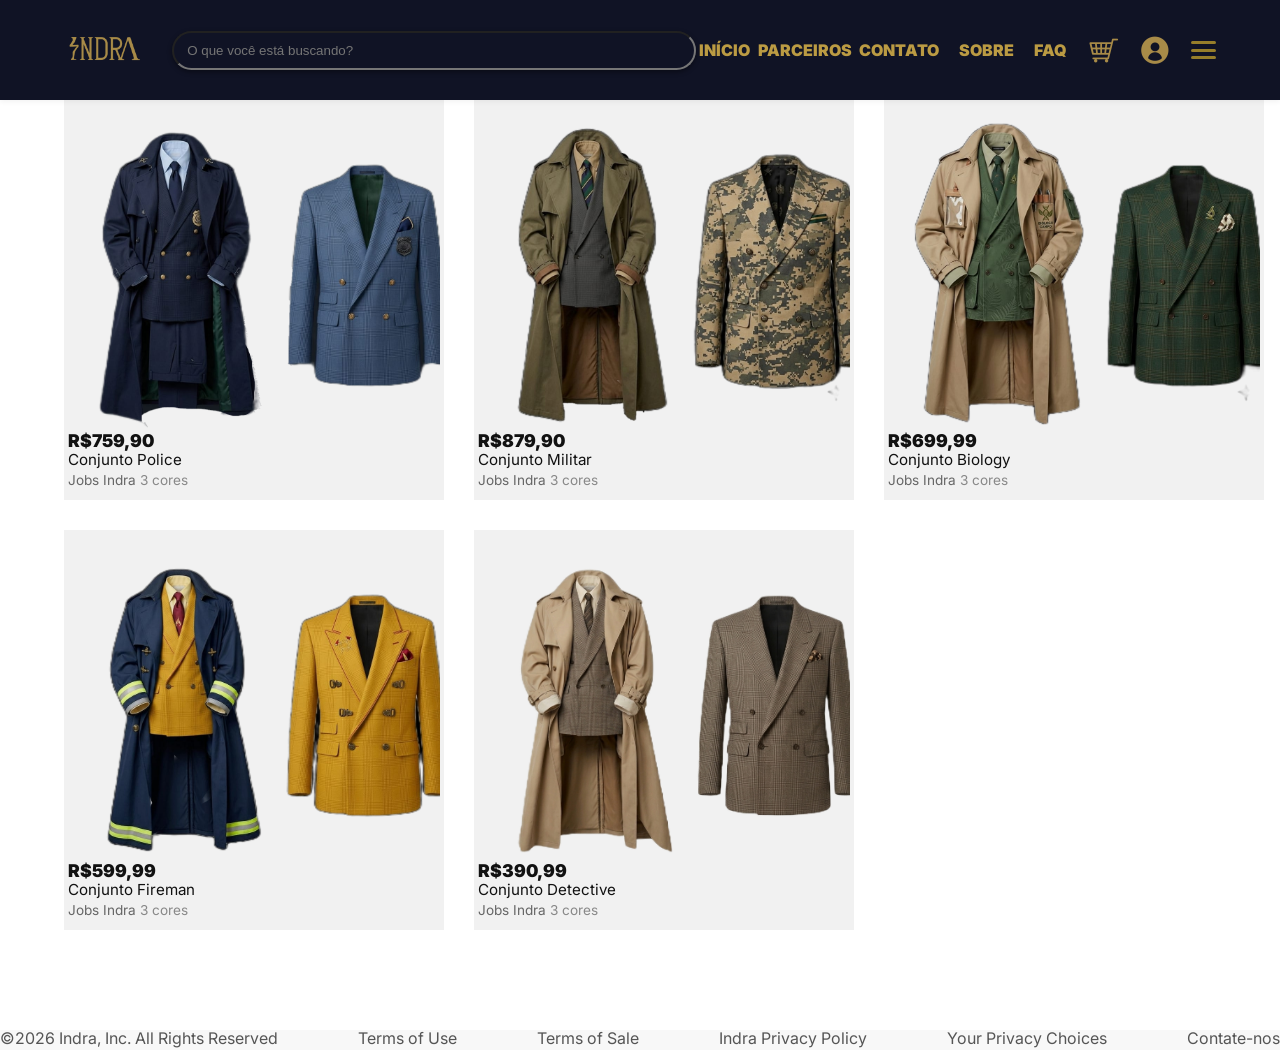
<file: profissoes.html>
<!DOCTYPE html>
<html lang="pt-br">
<head>
    <meta charset="UTF-8">
    <meta name="viewport" content="width=device-width, initial-scale=1.0">
    <title>WORK collection - INDRA</title>
   <link rel="icon" type="image/png" href="imagens/indraazul.png">
    <link rel="stylesheet" href="reset.css">
    <link rel="stylesheet" href="style.css">
    <link rel="preconnect" href="https://fonts.googleapis.com">
    <link rel="preconnect" href="https://fonts.gstatic.com" crossorigin>
    <link href="https://fonts.googleapis.com/css2?family=Inter:wght@300;400;600&family=Oswald:wght@700&display=swap" rel="stylesheet">
</head>
<body>
    
    <header>

        <section class="headerprinci">
            <section class="logo">
                <img src="./imagens/logo.png" alt="logoo" class="logo">
            </section>

            <section class="pesquisar">
                <input type="text" placeholder=" O que você está buscando?">
            </section>
            
        
             <section class="botoes">
                <section class="sobre">
                    <a href="index.html">INÍCIO</a>
                </section>

            </section>
            <section class="botoes">
                <section class="sobre">
                    <a href="parceiros.html">PARCEIROS</a>
                </section>

            </section>

            <section class="botoes">
                <section class="sobre">
                    <a href="contato.html">CONTATO</a>
                </section>
            
            <section class="botoes">
                <section class = "sobre">

                <a href="sobre.html">SOBRE</a>

            </section>

            <section class="botoes">
                <section class="sobre">
                    <a href="faq.html">FAQ</a>
                </section>

                <a href="" class="jpg">
                    <img src="./imagens/carrinho.png" alt="carrinho">
                </a>
                

                <a href="" class="jpg">
                    <img src="./imagens/perfil.png" alt="perfil">
                </a>
                 <input type="checkbox" id="menu-toggle" class="checkbox-menu">

                <label class="menuzinho" for="menu-toggle">
                 <span class="tracinho"></span>
                 <span class="tracinho"></span>
                 <span class="tracinho"></span>
                </label>

                <nav class="navigation-bar">
                 <label for="menu-toggle" class="btn-fechar">&times;</label>

                 <section class="nav-container">
                    <a href="indra.html" class="nav-em">INDRA CLASSICS </a>
                    <a href="animals.html" class="nav-em">ANIMALS</a>
                 </section>
                </nav>
             </section>

        </section>

    </header>


    <main>
        <section class="vender">
            <section class="compra">
                <section class="image-compra">
                    <a href=""><img src="./imagens/Police.png" alt="Policia"></a>
                </section>
                <section class="info-compra"> 
                    <span class="valor">R$759,90</span>
                    <h3 class="desc1">Conjunto Police</h3>
                    <span class="desc2">Jobs Indra</span>
                    <span class="cores-tam">3 cores</span>
                </section>
            </section>
            <section class="compra">
                <section class="image-compra">
                    <a href=""><img src="./imagens/Aero.png" alt="Militar"></a>
                </section>
                <section class="info-compra"> 
                    <span class="valor">R$879,90</span>
                    <h3 class="desc1">Conjunto Militar</h3>
                    <span class="desc2">Jobs Indra</span>
                    <span class="cores-tam">3 cores</span>
                </section>
            </section>
            <section class="compra">
                <section class="image-compra">
                    <a href=""><img src="./imagens/Exercito.png" alt="Exército"></a>
                </section>
                <section class="info-compra"> 
                    <span class="valor">R$699,99</span>
                    <h3 class="desc1">Conjunto Biology</h3>
                    <span class="desc2">Jobs Indra</span>
                    <span class="cores-tam">3 cores</span>
                </section>
            </section>
            <section class="compra">
                <section class="image-compra">
                    <a href=""><img src="./imagens/Fire.png" alt="Bombeiro"></a>
                </section>
                <section class="info-compra"> 
                    <span class="valor">R$599,99</span>
                    <h3 class="desc1">Conjunto Fireman</h3>
                    <span class="desc2">Jobs Indra</span>
                    <span class="cores-tam">3 cores</span>
                </section>
            </section>
            <section class="compra">
                <section class="image-compra">
                    <a href=""><img src="./imagens/Profissao.png" alt="Detetive"></a>
                </section>
                <section class="info-compra"> 
                    <span class="valor">R$390,99</span>
                    <h3 class="desc1"> Conjunto Detective</h3>
                    <span class="desc2">Jobs Indra</span>
                    <span class="cores-tam">3 cores</span>
                </section>
            </section>
        </section>

    
    </main>


    <footer>
        <section class="rodape">
            <a href="">©2026 Indra, Inc. All Rights Reserved</a>
            <a href="">Terms of Use</a>
            <a href="">Terms of Sale</a>
            <a href="">Indra Privacy Policy</a>
            <a href="">Your Privacy Choices</a>
            <a href="">Contate-nos</a>
        </section>

    </footer>

</body>
</html>
</file>
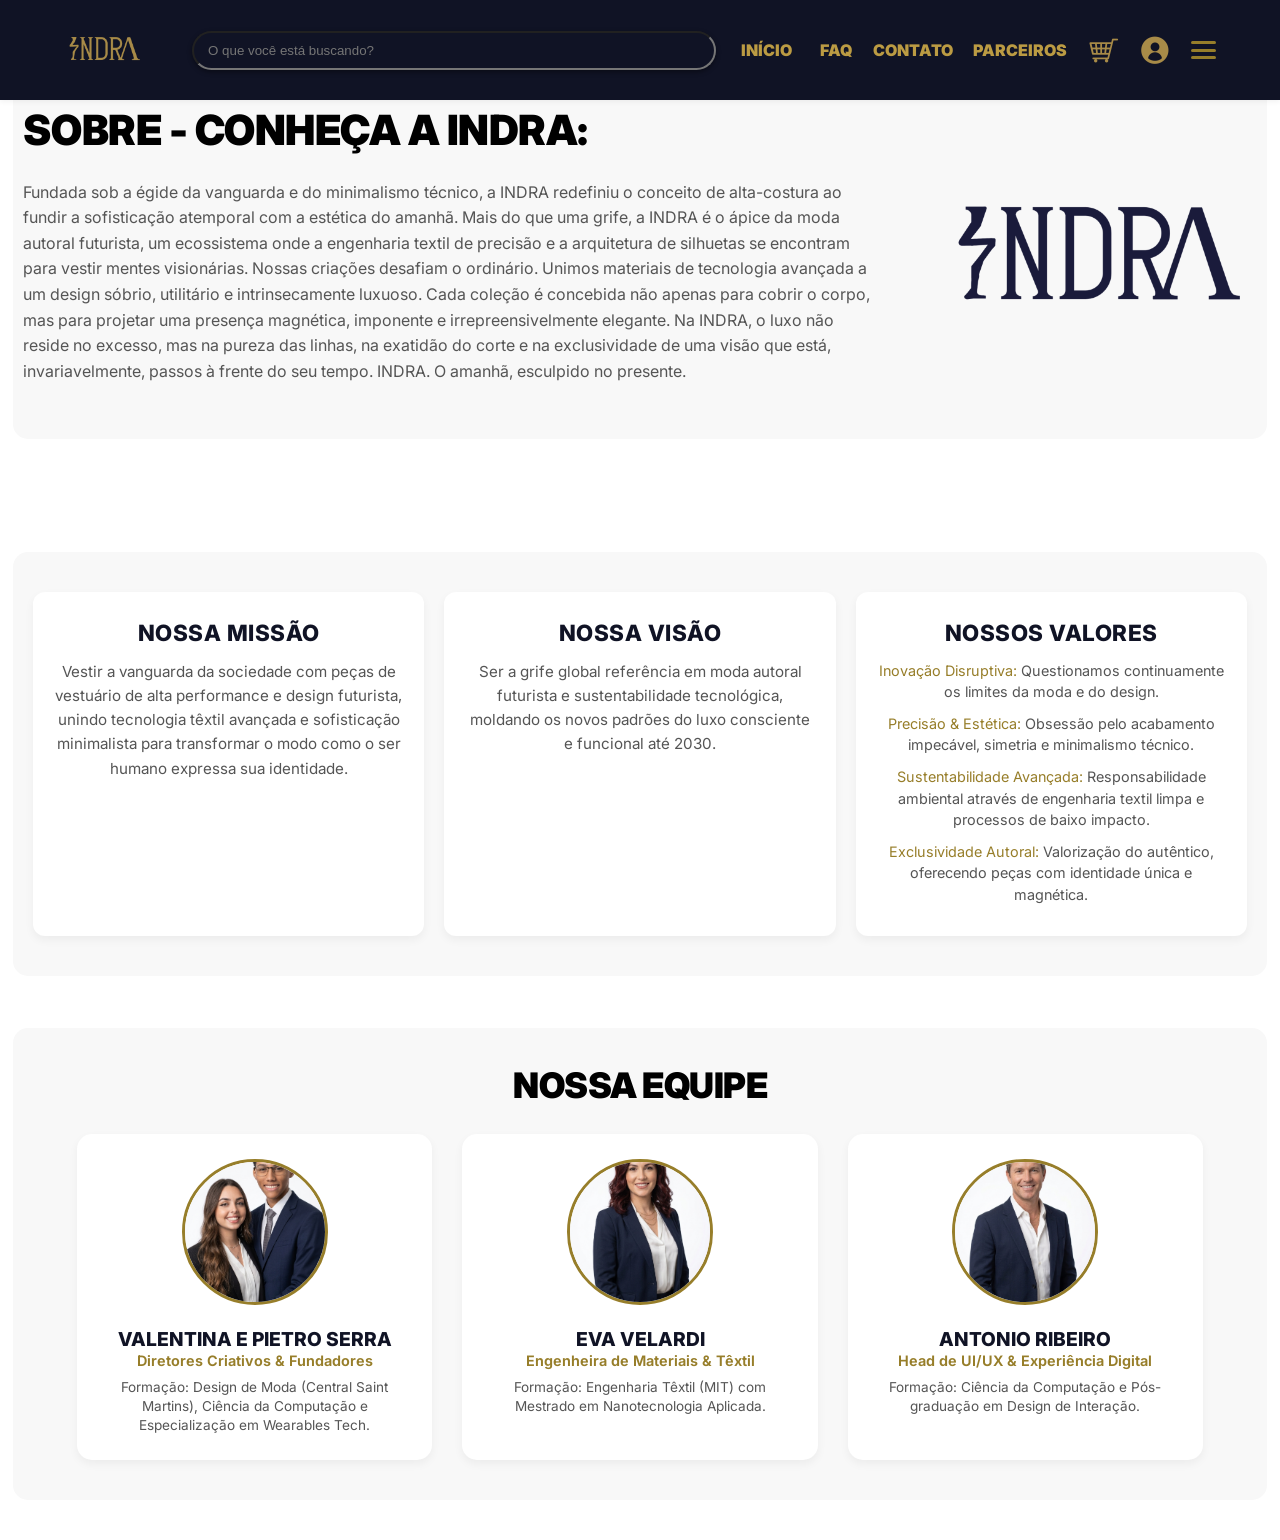
<file: sobre.html>
<!DOCTYPE html>
<html lang="pt-br">
<head>
    <meta charset="UTF-8">
    <meta name="viewport" content="width=device-width, initial-scale=1.0">
    <title>SOBRE - INDRA</title>
    
    <link rel="shortcut icon" href="../PROJETO - PCII - INDRA (1)/imagens/logo.png" type="image/x-icon">

    <link rel="stylesheet" href="reset.css">
    <link rel="stylesheet" href="style.css">
    <link rel="preconnect" href="https://fonts.googleapis.com">
    <link rel="preconnect" href="https://fonts.gstatic.com" crossorigin>
    <link href="https://fonts.googleapis.com/css2?family=Inter:wght@300;400;600&family=Oswald:wght@700&display=swap" rel="stylesheet">
</head>
<body>
    <header>

        <section class="headerprinci">
            <section class="logo">
                <img src="./imagens/logo.png" alt="logoo" class="logo">
            </section>

            <section class="pesquisar">
                <input type="text" placeholder=" O que você está buscando?">
            </section>
            
        
            <section class="botoes">
                <section class="sobre">
                    <a href="index.html">INÍCIO</a>
                </section>

            </section>

            <section class="botoes">
                <section class="sobre">
                    <a href="faq.html">FAQ</a>
                </section>


            <section class="botoes">
                <section class="sobre">
                    <a href="contato.html">CONTATO</a>
                </section>
            
            <section class="botoes">
                <section class = "sobre">

                <a href="parceiros.html">PARCEIROS</a>

            </section>
                <a href="" class="jpg">
                    <img src="./imagens/carrinho.png" alt="carrinho">
                </a>
                

                <a href="" class="jpg">
                    <img src="./imagens/perfil.png" alt="perfil">
                </a>
                 <input type="checkbox" id="menu-toggle" class="checkbox-menu">

                <label class="menuzinho" for="menu-toggle">
                 <span class="tracinho"></span>
                 <span class="tracinho"></span>
                 <span class="tracinho"></span>
                </label>

                <nav class="navigation-bar">
                 <label for="menu-toggle" class="btn-fechar">&times;</label>

                 <section class="nav-container">
                    <a href="indra.html" class="nav-em">INDRA CLASSICS </a>
                    <a href="animals.html" class="nav-em">ANIMALS</a>
                    <a href="profissoes.html" class="nav-em">WORK</a>
                 </section>
                </nav>
             </section>

        </section>

    </header>

    <main>
         <section class="indra-principal">
            <section class="i1">
                <section class="i1text">
                <h2>Sobre - CONHEÇA A INDRA:</h2>
                
                <p>Fundada sob a égide da vanguarda e do minimalismo técnico, a INDRA redefiniu o conceito de alta-costura ao fundir a sofisticação atemporal com a estética do amanhã. Mais do que uma grife, a INDRA é o ápice da moda autoral futurista, um ecossistema onde a engenharia textil de precisão e a arquitetura de silhuetas se encontram para vestir mentes visionárias. Nossas criações desafiam o ordinário. Unimos materiais de tecnologia avançada a um design sóbrio, utilitário e intrinsecamente luxuoso. Cada coleção é concebida não apenas para cobrir o corpo, mas para projetar uma presença magnética, imponente e irrepreensivelmente elegante. Na INDRA, o luxo não reside no excesso, mas na pureza das linhas, na exatidão do corte e na exclusividade de uma visão que está, invariavelmente, passos à frente do seu tempo.
INDRA. O amanhã, esculpido no presente.</p>
                </section>
                <section>
                <img src="imagens/indraazul.png" alt="indra"></section>
                
                
            </section>
            <section class="grade">
                <section class="mvv">
                    <article class="mvv-item">
                        <h2>NOSSA MISSÃO</h2>
                        <p>Vestir a vanguarda da sociedade com peças de vestuário de alta performance e design futurista, unindo tecnologia têxtil avançada e sofisticação minimalista para transformar o modo como o ser humano expressa sua identidade.</p>
                    </article>

                    <article class="mvv-item">
                        <h2>NOSSA VISÃO</h2>
                        <p>Ser a grife global referência em moda autoral futurista e sustentabilidade tecnológica, moldando os novos padrões do luxo consciente e funcional até 2030.</p>
                    </article>

                    <article class="mvv-item">
                        <h2>NOSSOS VALORES</h2>
                        <ul>
                            <li><strong>Inovação Disruptiva:</strong> Questionamos continuamente os limites da moda e do design.</li>
                            <li><strong>Precisão & Estética:</strong> Obsessão pelo acabamento impecável, simetria e minimalismo técnico.</li>
                            <li><strong>Sustentabilidade Avançada:</strong> Responsabilidade ambiental através de engenharia textil limpa e processos de baixo impacto.</li>
                            <li><strong>Exclusividade Autoral:</strong> Valorização do autêntico, oferecendo peças com identidade única e magnética.</li>
                        </ul>
                    </article>
                </section>
            </section>

            <section class="equipe-container">
                <h2>NOSSA EQUIPE</h2>
                <div class="equipe-grid">
                    
                    <article class="membro-card">
                        <img src="imagens/valentinapietro.jpeg" alt="Pietro e Valentina" class="foto-membro">
                        <h3>Valentina e Pietro Serra</h3>
                        <p class="funcao">Diretores Criativos & Fundadores</p>
                        <p class="formacao">Formação: Design de Moda (Central Saint Martins), Ciência da Computação e Especialização em Wearables Tech.</p>
                    </article>

                    <article class="membro-card">
                        <img src="imagens/eva velardi.jpeg" alt="Foto" class="foto-membro">
                        <h3>Eva Velardi</h3>
                        <p class="funcao">Engenheira de Materiais & Têxtil</p>
                        <p class="formacao">Formação: Engenharia Têxtil (MIT) com Mestrado em Nanotecnologia Aplicada.</p>
                    </article>

                    <article class="membro-card">
                        <img src="imagens/antonio ribeiro.jpeg" alt="Foto" class="foto-membro">
                        <h3>Antonio Ribeiro</h3>
                        <p class="funcao">Head de UI/UX & Experiência Digital</p>
                        <p class="formacao">Formação: Ciência da Computação e Pós-graduação em Design de Interação.</p>
                    </article>

                </div>
            </section>

         </section>
    </main>
</body>
</html>
</file>
<file: style.css>
body{
  background-color: #ffffff;
  font-family: 'Inter', sans-serif;
  color: #111111;
  display: flex;
  min-height: 100%;
  flex-direction: column;
  margin: 0;
}

h2{
  font-weight: 800;
}
footer{
  margin-top: auto;
}
.headerprinci {
  display: flex;
  justify-content: space-between; 
  align-items: center;            
  padding: 10px 5%;
  height: 80px;
  background-color: #101325;
  box-shadow: 0 2px 5px rgba(0, 0, 0, 0.05);
  position: -webkit-sticky;
  position: fixed;
  width: 90%;
  top: 0;
  z-index: 1000;
}

.pesquisar {
  flex-grow: 1;
  max-width: 500px; 
  margin: 0 20px;
}
.pesquisar input {
  width: 100%;
  padding: 10px;
  border-radius: 30px 30px 30px;
  box-shadow: 0 2px 5px rgba(0, 0, 0, 0.425) ;
  color: #ac9b62;
  background-color: #0d1c2e00;

}

.botoes {
  display: flex;
  align-items: center;
  gap: 20px; 


}
.botoes a{
  color: #bb9b43;
  font-weight: 900;
  text-decoration: none;
  transition: 0.3s ease;
}
.botoes :hover{
  color: #13113b;
}


.jpg img {
  width: 32px;  
  height: 32px;
  object-fit: contain;
  display: block;
}
.logo{
  width: auto;  
  height: 100%;
  max-height: 200px;
  object-fit: contain;
  display: block;
  
}

.menuzinho {
  background: none;
  border: none;
  cursor: pointer;
  display: flex;
  flex-direction: column;
  justify-content: space-between;
  width: 25px;
  height: 18px; 
  padding: 0;
}

.tracinho {
  display: block;
  width: 100%;
  height: 3px;         
  background-color: #977e2a; 
  border-radius: 2px;
}

.checkbox-menu {
  display: none;
}


.navigation-bar {
  position: fixed;
  top: 0;
  right: -200px; 
  width: 200px;
  height: 100vh;
  background-color: #101325;
  transition: right 0.3s ease; 
}

.checkbox-menu:checked ~ .navigation-bar {
  right: 0;
}

.btn-fechar {
  position: absolute;
  bottom: 20px ;
  left: 30px;
  font-size: 40px; 
  cursor: pointer;
  color: #a5842b; 
  transition: color 0.2s ease; 
}

.btn-fechar:hover {
  color: #121124; 
}
.nav-container {
  display: flex;
  flex-direction: column; 
  gap: 15px;              
  padding: 30px 20px;     
}
.nav-em{
  text-decoration: none;
  background-color: #171c38;
  font-size: 1rem;
  font-family: 'Inter', sans-serif;
  font-weight: 650;
  padding: 12px 5px;
  transition: all 0.2s ease;
  color: #a5842b;
  border-radius: 1em;

}
.nav-em:hover {
  background-color: #a5842b;
  color: #19283a;       
  padding-left: 20px;        
}

/*fim do header, inicio do main vulgo corpo */
.indra{
  display: flex;
  flex-direction: column;
}

.indra img{
  display: block;
  padding: 0;
  width: 1350.5px;
  margin: 0;
}

.azul{
  background-color: #101325;
  height: 15em;
  padding: auto;
}
.azul h2{
  padding: 20px;
  font-size: 2rem;
  text-align: center;
  color: #977e2a;
  font-family: 'Inter', sans-serif;
}
.azul p{
  padding-bottom: 20px;
  color: #e0e0e0;
  font-family: 'Inter', sans-serif;
  text-transform: uppercase;
  text-align: center;
  letter-spacing: 1px;
  line-height: 1.8;
  font-size: 20px;
  font-weight: 300;
}

.i1{
  background-color: #f8f8f8;
  align-items: center;
  display: flex;
  margin: 1%;
  margin-top: 80px;
  flex-grow: 1;
  flex-direction: row;
  justify-content: space-between;
  padding: 10px;
  border-radius: 15px;
}
.i1text {
  display: flex;
  flex-direction: column;
  margin: 0;
  gap: 10px;
  margin-top: 20px;
}
.i1 p{
  font-family: 'Inter', sans-serif;
  font-weight: 400;
  font-size: 1rem;
  line-height: 1.6;
  color: #555555;
  max-width: 700px;
  margin-bottom: 45px;
}

.i1 h2{
  color: #000000;
  font-family: 'Inter', sans-serif;
  text-transform: uppercase;
  letter-spacing: -0.5px;
  font-size: 2.6rem;
  flex: 1;
  margin-bottom: 18px;
  font-weight: 900;
  
}
.i1 img{
  height: 20em;
  width: 20em;
  flex: 1;
  justify-content: right;
  transition: 0.3s ease;
}
.i1 img:hover{
  transform: scale(1.1);

}
.i1 p {
  flex: 1;
  align-content: center;
  font-family: 'Inter', sans-serif;
  max-width: 850px;
}
.ad{
    align-items: center;
    margin: 1%;
    text-align: center;
    padding: 40px 5%;
    gap: 30px;
    margin-top: 100px;

}
.grade{
  display: flex;
  flex-direction: row;
  gap: 20px;
  width: 100%;

}
.mvv{

  display: flex;
  text-align: center;
  flex-direction: row;
  gap: 20px;
  align-items: center;
  margin: 1%;
  text-align: center;
  padding: 40px 5%;
  gap: 30px;
  margin-top: 100px;
  background-color: #F8F8F8;
}
.item-ad{
  flex: 1;
  height: 22em;
  width: 23em;
  text-align: center;
  background-color: #F8F8F8;
  border-radius: 15px;
  
}

.ad h2{
  color: #030d1a;
  font-family: 'Inter', sans-serif;
  font-size: 1.1rem;
  flex: 1;
  text-transform: uppercase;
  letter-spacing: 0.5;
  margin-top: 15px;
}
.ad img{
  flex: 1;
  height: 20em;
  width: 25em;
  transition: all 0.2s ease;
}
.ad img:hover{
  transform: scale(1.1);
}
.ttc{
  flex-direction: column;
  color: #000000;
  font-family: 'Inter', sans-serif;
  font-weight: 900;
  text-transform: uppercase;
  letter-spacing: -1px;
  font-size: 2.6rem;
  margin: 0;
  text-align: center;
  margin-bottom: 30px;
}
/*fim dos ads*/
.separador{
  height: 80px;
  background-color: #F8F8F8;
}
.bolinhas-principal{
    align-items: center;
    margin: 1%;
    text-align: center;
    padding: 40px 5%;
    gap: 30px;
}
.bolas{
  flex: 1;
  align-items: center;
  width: 250px;     
  height: 300px;
  background-color: #F8F8F8;
  border-radius: 50%; 
}
.bolas img{
  flex: 1;
  width: 250px;       
  height: 250px;      
  border-radius: 50%; 
  object-fit: cover;
  transition: all 0.2s ease;

}
.bolas img:hover{
  transform: scale(1.1);
}
.bolas h3{
  color: #030d1a;
  font-weight: 800;
  font-family: 'Inter', sans-serif;
  font-size: 1.2rem;
  flex: 1;
  text-transform: uppercase;
  letter-spacing: 0.5;
  margin-top: 15px;
}

.videos1{
  background-color: #555555;
}

.rodape{
  height: 20px;
  background-color: #F8F8F8;
  display: flex;
  justify-content: space-between;
  transition: all 0.3s ease;

  bottom: 0;
  left: 0;
}
.rodape a:hover {
  color: #19283a;     
       
}
.rodape a{
  color: #555555;
  text-decoration: none;
}


.mvv {
  display: flex;
  flex-direction: row;
  justify-content: space-between;
  align-items: stretch;
  gap: 20px;
  width: 100%;
  padding: 40px 20px;
  background-color: #F8F8F8;
  border-radius: 15px;
  box-sizing: border-box;
}

.mvv-item {
  flex: 1;
  background-color: #ffffff;
  padding: 30px 20px;
  border-radius: 12px;
  box-shadow: 0 4px 10px rgba(0, 0, 0, 0.05);
  display: flex;
  flex-direction: column;
  gap: 15px;
  transition: transform 0.3s ease;
}

.mvv-item:hover {
  transform: translateY(-5px);
}

.mvv-item h2 {
  color: #101325;
  font-size: 1.4rem;
  text-transform: uppercase;
  letter-spacing: 0.5px;
  margin: 0;
}

.mvv-item p {
  color: #555555;
  font-size: 0.95rem;
  line-height: 1.6;
  margin: 0;
}

.mvv-item ul {
  list-style: none;
  padding: 0;
  margin: 0;
  display: flex;
  flex-direction: column;
  gap: 10px;
}

.mvv-item li {
  color: #555555;
  font-size: 0.9rem;
  line-height: 1.5;
}

.mvv-item strong {
  color: #977e2a;
}

.equipe-container {
  margin: 40px 1%;
  padding: 40px 5%;
  background-color: #F8F8F8;
  border-radius: 15px;
  text-align: center;
}

.equipe-container h2 {
  color: #000000;
  font-family: 'Inter', sans-serif;
  text-transform: uppercase;
  letter-spacing: -0.5px;
  font-size: 2.2rem;
  font-weight: 900;
  margin-bottom: 30px;
}

.equipe-grid {
  display: flex;
  flex-direction: row;
  justify-content: center;
  gap: 30px;
  flex-wrap: wrap;
}

.membro-card {
  flex: 1;
  min-width: 250px;
  max-width: 320px;
  background-color: #ffffff;
  border-radius: 15px;
  padding: 25px 20px;
  box-shadow: 0 4px 10px rgba(0, 0, 0, 0.05);
  display: flex;
  flex-direction: column;
  align-items: center;
  transition: transform 0.3s ease;
}

.membro-card:hover {
  transform: scale(1.03);
}

.foto-membro {
  width: 140px;
  height: 140px;
  border-radius: 50%;
  object-fit: cover;
  border: 3px solid #977e2a;
  margin-bottom: 15px;
  transition: transform 0.3s ease;
}

.membro-card:hover .foto-membro {
  transform: scale(1.05);
}

.membro-card h3 {
  color: #101325;
  font-size: 1.2rem;
  font-weight: 800;
  margin: 10px 0 5px 0;
  text-transform: uppercase;
}

.membro-card .funcao {
  color: #977e2a;
  font-size: 0.9rem;
  font-weight: 650;
  margin-bottom: 10px;
}

.membro-card .formacao {
  color: #555555;
  font-size: 0.85rem;
  line-height: 1.4;
  margin: 0;
}

.vender{
  display: grid;
  grid-template-columns: repeat(3, 1fr);
  gap: 30px;
  padding: 0 5%;
  width: 100%;
  max-width: 1200px;
  font-family: 'Inter', sans-serif;
  margin: 100px auto 100px auto;
}
.image-compra{
   background-color: #f1f1f1;
  position: relative;
  width: 100%;
  aspect-ratio: 1 / 1;
  overflow: hidden;
  height: 20em;
}
.image-compra img{
  flex: 1;
  height: 20em;
  width: 25em;
  transition: all 0.2s ease;
  object-fit: cover;
  display: block;
}
.image-compra :hover{
  transform: scale(1.1);
}
.compra{
  background-color: #f1f1f1;
  padding: 12px 4px;
  flex-direction: column;
  display: flex;

}
.valor{
  font-size: 1.1rem;
  font-weight: 900;
  margin-bottom: 6px;
}
.desc1{
  font-size: 0.95rem;
  font-weight: 400;
  color: #111;
  margin: 0 0 2px 0;
  line-height: 1.3;
}
.desc2{
  font-size: 0.85rem;
  color: #666;
  margin-bottom: 2px;

}
.cores-tam{
  font-size: 0.85rem;
  color: #888;
  margin-bottom: 6px;
}
.secao {
   
    margin: 100px auto 60px auto;
    padding: 0 5%;
    font-family: 'Inter', sans-serif;
    color: #111111;
}

.secao h1 {
    font-size: 2.2rem;
    font-weight: 900;
    text-transform: uppercase;
    letter-spacing: -1px;
    margin-bottom: 20px;
}

.secao h2 {
    font-size: 1.1rem;
    font-weight: 700;
    text-transform: uppercase;
    letter-spacing: 1.5px;
    color: #0f0f24;
    margin-top: 10px;
    margin-bottom: 15px;
}

.secao h3 {
    font-size: 1rem;
    font-weight: 600;
    margin-top: 20px;
    margin-bottom: 8px;
    color: #53535a;
}

.secao p {
    font-size: 0.9rem;
    line-height: 1.6;
    color: #444444;
    margin-bottom: 15px;
}

.secao ul {

    padding-left: 20px;
}

.secao li {
    font-size: 0.9rem;
    line-height: 1.6;
    color: #444444;
}

.secao hr {
    border: none;
    border-top: 1px solid #E5E5E5;
    margin: 30px 0;
}
.parca-container{
  display: grid;
  grid-template-columns: repeat(3, 1fr);
  gap: 25px;
  flex-direction: column;
  align-items: center;
}
.amigos img{
  height: 15em;
  transition: all 0.2s ease;
}
.amigos img:hover{
  transform: scale(1.1);
}
</file>
